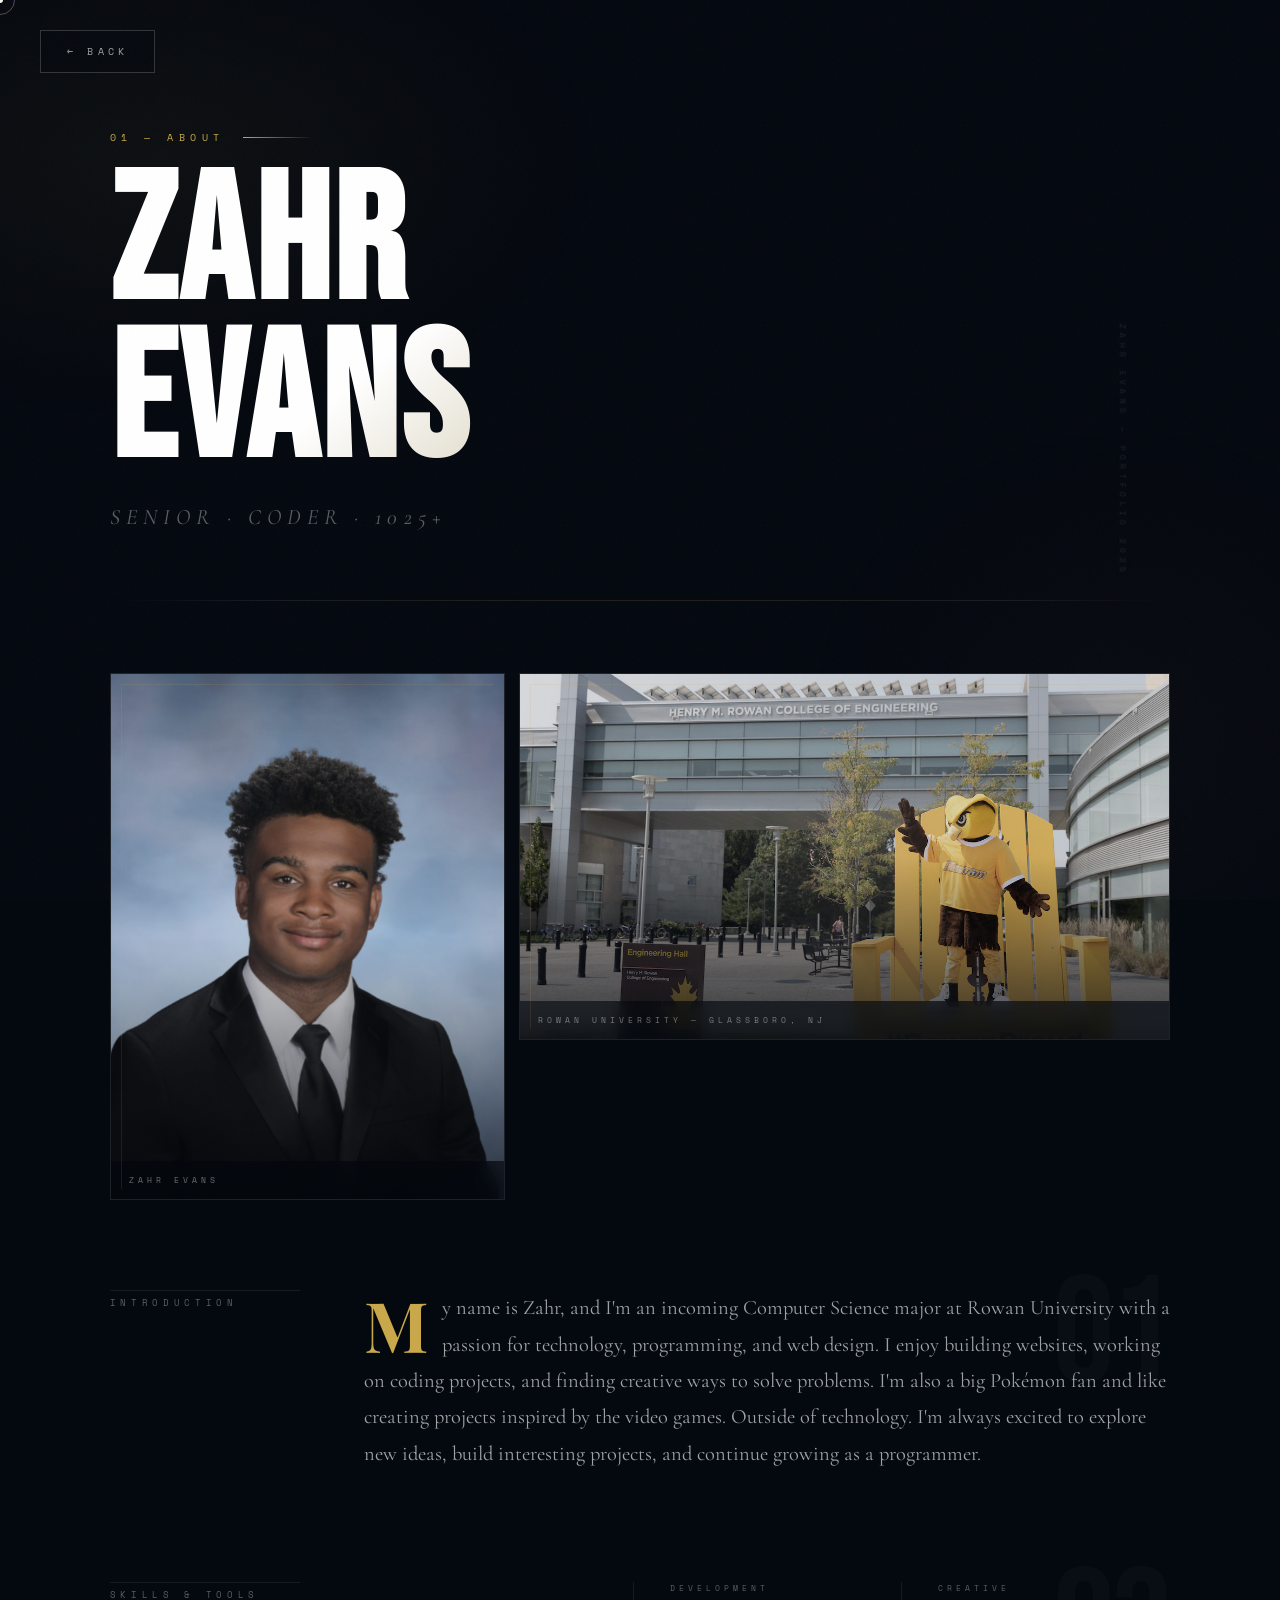
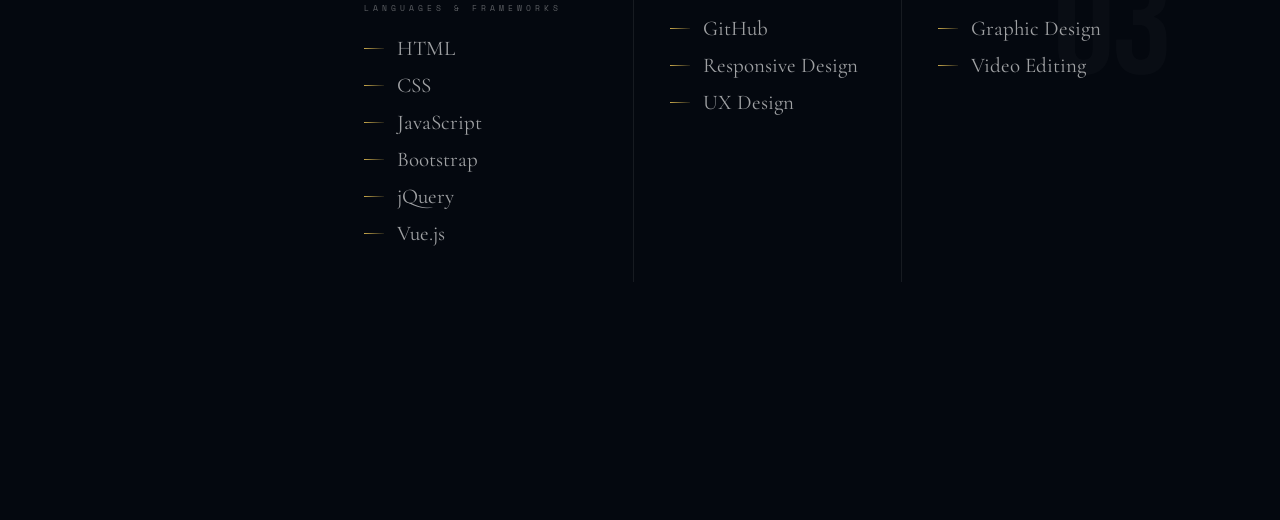
<file: aboutme.html>
<!doctype html>
<html lang="en">
  <head>
    <meta charset="UTF-8" />
    <meta name="viewport" content="width=device-width, initial-scale=1.0" />
    <title>About — Zahr Evans</title>
    <link rel="preconnect" href="https://fonts.googleapis.com" />
    <link
      href="https://fonts.googleapis.com/css2?family=Bebas+Neue&family=Playfair+Display:ital,wght@0,400;0,700;1,400&family=Space+Mono:ital@0;1&family=Cormorant+Garamond:ital,wght@0,300;0,400;1,300&display=swap"
      rel="stylesheet"
    />
    <link rel="icon" href="zzzz.png" type="image/png" />
    <link rel="stylesheet" href="about.css" />
  </head>
  <body>
    <div class="bg-glow"></div>
    <div id="cur"></div>
    <div id="cur-ring"></div>
    <div class="side-label">Zahr Evans — Portfolio 2025</div>
    <a href="index.html" class="back-link">← Back</a>

    <div class="page">
      <!-- HEADER -->
      <header class="page-header anim">
        <div class="eyebrow">01 — About</div>
        <h1>ZAHR<br />EVANS</h1>
        <div class="subtitle">Senior · Coder · 1025+</div>
      </header>

      <div class="accent-line"></div>

      <!-- PHOTOS -->
      <div class="photo-row anim">
        <div class="photo-block photo-block--portrait">
          <img src="rowan.png" alt="Zahr Evans" />
          <div class="photo-placeholder">
            <svg
              width="54"
              height="54"
              viewBox="0 0 24 24"
              fill="none"
              stroke="currentColor"
              stroke-width="0.75"
            >
              <circle cx="12" cy="8" r="4.5" />
              <path d="M3 21c0-4.5 4-8 9-8s9 3.5 9 8" />
            </svg>
            Your photo here
          </div>
          <div class="photo-caption">Zahr Evans</div>
        </div>

        <div class="photo-block photo-block--landscape">
          <img src="open-house-2.jpg" alt="Rowan University" />
          <div class="photo-placeholder">
            <svg
              width="54"
              height="54"
              viewBox="0 0 24 24"
              fill="none"
              stroke="currentColor"
              stroke-width="0.75"
            >
              <rect x="2" y="10" width="20" height="12" rx="1" />
              <path d="M12 2L2 10h20L12 2z" />
              <rect x="9" y="14" width="6" height="8" />
            </svg>
            Rowan University
          </div>
          <div class="photo-caption">Rowan University — Glassboro, NJ</div>
        </div>
      </div>

      <!-- BIO -->
      <div class="section-row anim" style="--d: 0.5s">
        <span class="ghost-num">01</span>
        <div class="section-label">Introduction</div>
        <div class="prose">
          <p>
            My name is Zahr, and I'm an incoming Computer Science major at Rowan
            University with a passion for technology, programming, and web
            design. I enjoy building websites, working on coding projects, and
            finding creative ways to solve problems. I'm also a big Pokémon fan
            and like creating projects inspired by the video games. Outside of
            technology. I'm always excited to explore new ideas, build
            interesting projects, and continue growing as a programmer.
          </p>
        </div>
      </div>

      <!-- SKILLS -->
      <div class="section-row anim" style="--d: 0.8s">
        <span class="ghost-num">03</span>
        <div class="section-label">Skills &amp; Tools</div>
        <div class="skills-wrap">
          <div class="skill-group">
            <br />
            <div class="skill-group-label">Languages &amp; Frameworks</div>

            <ul class="skill-list">
              <li>HTML</li>
              <li>CSS</li>
              <li>JavaScript</li>
              <li>Bootstrap</li>
              <li>jQuery</li>
              <li>Vue.js</li>
            </ul>
          </div>
          <div class="skill-group">
            <div class="skill-group-label">Development</div>
            <ul class="skill-list">
              <li>GitHub</li>
              <li>Responsive Design</li>
              <li>UX Design</li>
            </ul>
          </div>
          <div class="skill-group">
            <div class="skill-group-label">Creative</div>
            <ul class="skill-list">
              <li>Graphic Design</li>
              <li>Video Editing</li>
            </ul>
          </div>
        </div>
      </div>
    </div>

    <script>
      // Cursor
      const cur = document.getElementById("cur");
      const ring = document.getElementById("cur-ring");
      let mx = 0,
        my = 0,
        rx = 0,
        ry = 0;
      document.addEventListener("mousemove", (e) => {
        mx = e.clientX;
        my = e.clientY;
        cur.style.left = mx + "px";
        cur.style.top = my + "px";
      });
      (function tick() {
        rx += (mx - rx) * 0.1;
        ry += (my - ry) * 0.1;
        ring.style.left = rx + "px";
        ring.style.top = ry + "px";
        requestAnimationFrame(tick);
      })();
      document.querySelectorAll("a,li").forEach((el) => {
        el.addEventListener("mouseenter", () => {
          ring.style.width = "50px";
          ring.style.height = "50px";
          ring.style.opacity = "0.5";
        });
        el.addEventListener("mouseleave", () => {
          ring.style.width = "30px";
          ring.style.height = "30px";
          ring.style.opacity = "1";
        });
      });

      // Scroll reveal for section rows
      const observer = new IntersectionObserver(
        (entries) => {
          entries.forEach((e) => {
            if (e.isIntersecting) {
              e.target.style.animationPlayState = "running";
              observer.unobserve(e.target);
            }
          });
        },
        { threshold: 0.1 },
      );
      document.querySelectorAll(".section-row.anim").forEach((el) => {
        el.style.animationPlayState = "paused";
        observer.observe(el);
      });
    </script>
  </body>
</html>
</file>
<file: about.css>
/* ── RESET ── */
      *,
      *::before,
      *::after {
        margin: 0;
        padding: 0;
        box-sizing: border-box;
      }

      :root {
        --accent: #c8a84b;
        --accent-glow: rgba(200, 168, 75, 0.15);
        --border: rgba(255, 255, 255, 0.08);
        --dim: rgba(255, 255, 255, 0.35);
        --mid: rgba(255, 255, 255, 0.62);
        --full: rgba(255, 255, 255, 0.92);
      }

      html,
      body {
        width: 100%;
        min-height: 100%;
        overflow-x: hidden;
      }

      body {
        background: #04080f;
        color: #fff;
        font-family: "Cormorant Garamond", serif;
        cursor: none;
      }

      /* ── NOISE GRAIN ── */
      body::before {
        content: "";
        position: fixed;
        inset: 0;
        z-index: 1000;
        pointer-events: none;
        opacity: 0.028;
        background-image: url("data:image/svg+xml,%3Csvg viewBox='0 0 256 256' xmlns='http://www.w3.org/2000/svg'%3E%3Cfilter id='n'%3E%3CfeTurbulence type='fractalNoise' baseFrequency='0.85' numOctaves='4' stitchTiles='stitch'/%3E%3C/filter%3E%3Crect width='100%25' height='100%25' filter='url(%23n)'/%3E%3C/svg%3E");
        background-size: 200px 200px;
      }

      /* ── AMBIENT GLOW ── */
      .bg-glow {
        position: fixed;
        inset: 0;
        z-index: 0;
        pointer-events: none;
        background:
          radial-gradient(
            ellipse 55% 45% at 12% 18%,
            rgba(200, 168, 75, 0.05) 0%,
            transparent 65%
          ),
          radial-gradient(
            ellipse 40% 55% at 88% 82%,
            rgba(139, 111, 71, 0.04) 0%,
            transparent 65%
          );
      }

      /* ── CUSTOM CURSOR ── */
      #cur {
        position: fixed;
        width: 6px;
        height: 6px;
        border-radius: 50%;
        background: #fff;
        pointer-events: none;
        z-index: 9999;
        mix-blend-mode: difference;
        transform: translate(-50%, -50%);
      }
      #cur-ring {
        position: fixed;
        width: 30px;
        height: 30px;
        border-radius: 50%;
        border: 1px solid rgba(255, 255, 255, 0.28);
        pointer-events: none;
        z-index: 9998;
        transform: translate(-50%, -50%);
        transition:
          width 0.25s,
          height 0.25s,
          opacity 0.25s;
      }

      /* ── BACK BUTTON ── */
      .back-link {
        position: fixed;
        top: 30px;
        left: 40px;
        z-index: 500;
        font-family: "Space Mono", monospace;
        font-size: 10px;
        letter-spacing: 0.42em;
        text-transform: uppercase;
        color: var(--mid);
        text-decoration: none;
        border: 1px solid rgba(255, 255, 255, 0.18);
        padding: 13px 26px;
        background: rgba(4, 8, 15, 0.5);
        backdrop-filter: blur(10px);
        transition:
          color 0.3s,
          border-color 0.3s,
          background 0.3s;
      }
      .back-link:hover {
        color: #fff;
        border-color: var(--accent);
        background: rgba(200, 168, 75, 0.07);
      }

      /* ── VERTICAL SIDE LABEL ── */
      .side-label {
        position: fixed;
        right: 32px;
        top: 50%;
        transform: translateY(-50%) rotate(90deg);
        font-family: "Space Mono", monospace;
        font-size: 7.5px;
        letter-spacing: 0.58em;
        text-transform: uppercase;
        color: rgba(255, 255, 255, 0.1);
        pointer-events: none;
        z-index: 5;
        white-space: nowrap;
      }

      /* ── PAGE WRAPPER ── */
      .page {
        position: relative;
        z-index: 1;
        max-width: 1240px;
        margin: 0 auto;
        padding: 130px 7vw 150px;
      }

      /* ── ANIMATIONS ── */
      @keyframes fadeUp {
        to {
          opacity: 1;
          transform: translateY(0);
        }
      }
      @keyframes fadeIn {
        to {
          opacity: 1;
        }
      }
      .anim {
        opacity: 0;
        transform: translateY(28px);
      }

      /* ── HEADER ── */
      .page-header {
        margin-bottom: 70px;
      }
      .page-header.anim {
        animation: fadeUp 0.95s cubic-bezier(0.16, 1, 0.3, 1) 0.05s forwards;
      }

      .eyebrow {
        font-family: "Space Mono", monospace;
        font-size: 10px;
        letter-spacing: 0.55em;
        text-transform: uppercase;
        color: var(--accent);
        margin-bottom: 22px;
        display: flex;
        align-items: center;
        gap: 18px;
      }
      .eyebrow::after {
        content: "";
        flex: 1;
        max-width: 70px;
        height: 1px;
        background: linear-gradient(to right, var(--accent), transparent);
      }

      h1 {
        font-family: "Bebas Neue", sans-serif;
        font-size: clamp(78px, 14vw, 200px);
        letter-spacing: 0.02em;
        line-height: 0.88;
        background: linear-gradient(
          140deg,
          #ffffff 35%,
          rgba(200, 168, 75, 0.7) 100%
        );
        -webkit-background-clip: text;
        -webkit-text-fill-color: transparent;
        background-clip: text;
        margin-bottom: 22px;
      }

      .subtitle {
        font-family: "Cormorant Garamond", serif;
        font-style: italic;
        font-size: clamp(16px, 1.9vw, 22px);
        letter-spacing: 0.28em;
        text-transform: uppercase;
        color: var(--dim);
      }

      /* ── FULL-WIDTH ACCENT LINE ── */
      .accent-line {
        width: 100%;
        height: 1px;
        margin-bottom: 72px;
        background: linear-gradient(
          to right,
          transparent,
          var(--border) 15%,
          var(--accent-glow) 50%,
          var(--border) 85%,
          transparent
        );
        opacity: 0;
        animation: fadeIn 1.2s 0.45s forwards;
      }

      /* ── PHOTO ROW ── */
      .photo-row {
        display: grid;
        grid-template-columns: 1fr 1.65fr;
        gap: 14px;
        margin-bottom: 90px;
      }
      .photo-row.anim {
        animation: fadeUp 0.9s cubic-bezier(0.16, 1, 0.3, 1) 0.3s forwards;
      }
      @media (max-width: 800px) {
        .photo-row {
          grid-template-columns: 1fr;
        }
      }

      .photo-block {
        position: relative;
        overflow: hidden;
        background: rgba(255, 255, 255, 0.03);
        border: 1px solid var(--border);
      }
      /* inner corner accent marks */
      .photo-block::before {
        content: "";
        position: absolute;
        inset: 10px;
        z-index: 3;
        pointer-events: none;
        border-top: 1px solid rgba(200, 168, 75, 0.12);
        border-left: 1px solid rgba(200, 168, 75, 0.12);
        transition: border-color 0.4s;
      }
      .photo-block:hover::before {
        border-color: rgba(200, 168, 75, 0.35);
      }
      .photo-block::after {
        content: "";
        position: absolute;
        inset: 0;
        background: linear-gradient(
          to bottom,
          transparent 50%,
          rgba(4, 8, 15, 0.75) 100%
        );
        pointer-events: none;
        z-index: 1;
      }
      .photo-block img {
        width: 100%;
        height: 100%;
        object-fit: cover;
        display: block;
        filter: grayscale(30%) brightness(0.88);
        transition:
          filter 0.65s,
          transform 0.75s cubic-bezier(0.16, 1, 0.3, 1);
      }
      .photo-block:hover img {
        filter: grayscale(0%) brightness(1);
        transform: scale(1.05);
      }

      .photo-block--portrait {
        aspect-ratio: 3/4;
      }
      .photo-block--landscape {
        aspect-ratio: 16/9;
      }

      .photo-placeholder {
        width: 100%;
        height: 100%;
        min-height: 300px;
        display: flex;
        flex-direction: column;
        align-items: center;
        justify-content: center;
        gap: 14px;
        color: rgba(255, 255, 255, 0.12);
        font-family: "Space Mono", monospace;
        font-size: 8px;
        letter-spacing: 0.5em;
        text-transform: uppercase;
        text-align: center;
        padding: 40px;
      }
      .photo-placeholder svg {
        opacity: 0.12;
        margin-bottom: 4px;
      }

      .photo-caption {
        position: absolute;
        bottom: 0;
        left: 0;
        right: 0;
        z-index: 2;
        padding: 13px 18px;
        font-family: "Space Mono", monospace;
        font-size: 8px;
        letter-spacing: 0.5em;
        text-transform: uppercase;
        color: rgba(255, 255, 255, 0.42);
        background: rgba(4, 8, 15, 0.65);
        backdrop-filter: blur(8px);
      }

      /* ── SECTION ROW (label + content) ── */
      .section-row {
        display: grid;
        grid-template-columns: 190px 1fr;
        gap: 64px;
        margin-bottom: 88px;
        align-items: start;
        position: relative;
      }
      .section-row.anim {
        animation: fadeUp 0.88s cubic-bezier(0.16, 1, 0.3, 1) var(--d, 0.5s)
          forwards;
      }
      @media (max-width: 860px) {
        .section-row {
          grid-template-columns: 1fr;
          gap: 26px;
        }
      }

      .section-label {
        font-family: "Space Mono", monospace;
        font-size: 9px;
        letter-spacing: 0.52em;
        text-transform: uppercase;
        color: var(--dim);
        padding-top: 5px;
        border-top: 1px solid var(--border);
      }

      /* ── BIG GHOST NUMBERS ── */
      .ghost-num {
        position: absolute;
        right: 0;
        top: -30px;
        font-family: "Bebas Neue", sans-serif;
        font-size: clamp(90px, 12vw, 160px);
        color: rgba(255, 255, 255, 0.022);
        line-height: 1;
        letter-spacing: -0.02em;
        user-select: none;
        pointer-events: none;
      }

      /* ── BIO PROSE ── */
      .prose p {
        font-size: clamp(18px, 1.6vw, 22px);
        line-height: 1.78;
        color: var(--mid);
        margin-bottom: 22px;
      }
      .prose p:first-child::first-letter {
        font-family: "Playfair Display", serif;
        font-weight: 700;
        font-size: 3.4em;
        float: left;
        line-height: 0.8;
        padding-right: 13px;
        padding-top: 7px;
        color: var(--accent);
      }

      /* ── FACTS ── */
      .facts {
        list-style: none;
      }
      .facts li {
        display: grid;
        grid-template-columns: 155px 1fr;
        gap: 30px;
        padding: 20px 0;
        border-top: 1px solid var(--border);
        font-size: 18px;
        transition:
          background 0.3s,
          padding-left 0.3s;
      }
      .facts li:last-child {
        border-bottom: 1px solid var(--border);
      }
      .facts li:hover {
        background: rgba(200, 168, 75, 0.03);
        padding-left: 8px;
      }
      .facts .key {
        font-family: "Space Mono", monospace;
        font-size: 9px;
        letter-spacing: 0.38em;
        text-transform: uppercase;
        color: var(--dim);
        align-self: center;
      }
      .facts .val {
        color: var(--full);
        font-style: italic;
      }
      @media (max-width: 540px) {
        .facts li {
          grid-template-columns: 1fr;
          gap: 4px;
        }
      }

      /* ── SKILLS ── */
      .skills-wrap {
        display: grid;
        grid-template-columns: repeat(3, 1fr);
        gap: 0;
      }
      @media (max-width: 680px) {
        .skills-wrap {
          grid-template-columns: 1fr;
        }
      }

      .skill-group {
        padding: 0 36px 36px;
        border-left: 1px solid var(--border);
      }
      .skill-group:first-child {
        border-left: none;
        padding-left: 0;
      }
      @media (max-width: 680px) {
        .skill-group {
          border-left: none;
          border-top: 1px solid var(--border);
          padding: 26px 0;
        }
        .skill-group:first-child {
          border-top: none;
          padding-top: 0;
        }
      }

      .skill-group-label {
        font-family: "Space Mono", monospace;
        font-size: 8px;
        letter-spacing: 0.5em;
        text-transform: uppercase;
        color: var(--dim);
        margin-bottom: 22px;
      }

      .skill-list {
        list-style: none;
        display: flex;
        flex-direction: column;
        gap: 12px;
      }
      .skill-list li {
        font-family: "Cormorant Garamond", serif;
        font-size: 21px;
        color: var(--mid);
        display: flex;
        align-items: center;
        gap: 13px;
        transition:
          color 0.25s,
          transform 0.25s;
        cursor: default;
      }
      .skill-list li:hover {
        color: #fff;
        transform: translateX(5px);
      }
      .skill-list li::before {
        content: "";
        display: inline-block;
        width: 20px;
        height: 1px;
        background: linear-gradient(
          to right,
          var(--accent),
          rgba(200, 168, 75, 0.15)
        );
        flex-shrink: 0;
        transition: width 0.3s;
      }
      .skill-list li:hover::before {
        width: 32px;
      }

      /* ── CONTACT ── */
      .contact {
        padding-top: 72px;
        border-top: 1px solid var(--border);
      }
      .contact.anim {
        animation: fadeUp 0.88s cubic-bezier(0.16, 1, 0.3, 1) 1s forwards;
      }
      .contact h2 {
        font-family: "Bebas Neue", sans-serif;
        font-size: clamp(46px, 7vw, 92px);
        letter-spacing: 0.04em;
        background: linear-gradient(
          135deg,
          #fff 30%,
          rgba(200, 168, 75, 0.65) 100%
        );
        -webkit-background-clip: text;
        -webkit-text-fill-color: transparent;
        background-clip: text;
        margin-bottom: 34px;
      }
      .contact-links {
        display: flex;
        flex-wrap: wrap;
        gap: 14px;
      }
      .contact-links a {
        font-family: "Space Mono", monospace;
        font-size: 10px;
        letter-spacing: 0.42em;
        text-transform: uppercase;
        color: var(--mid);
        text-decoration: none;
        border: 1px solid rgba(255, 255, 255, 0.16);
        padding: 14px 30px;
        background: rgba(255, 255, 255, 0.025);
        backdrop-filter: blur(6px);
        transition:
          color 0.3s,
          border-color 0.3s,
          background 0.3s,
          transform 0.2s;
      }
      .contact-links a:hover {
        color: #fff;
        border-color: var(--accent);
        background: rgba(200, 168, 75, 0.07);
        transform: translateY(-3px);
      }
</file>
